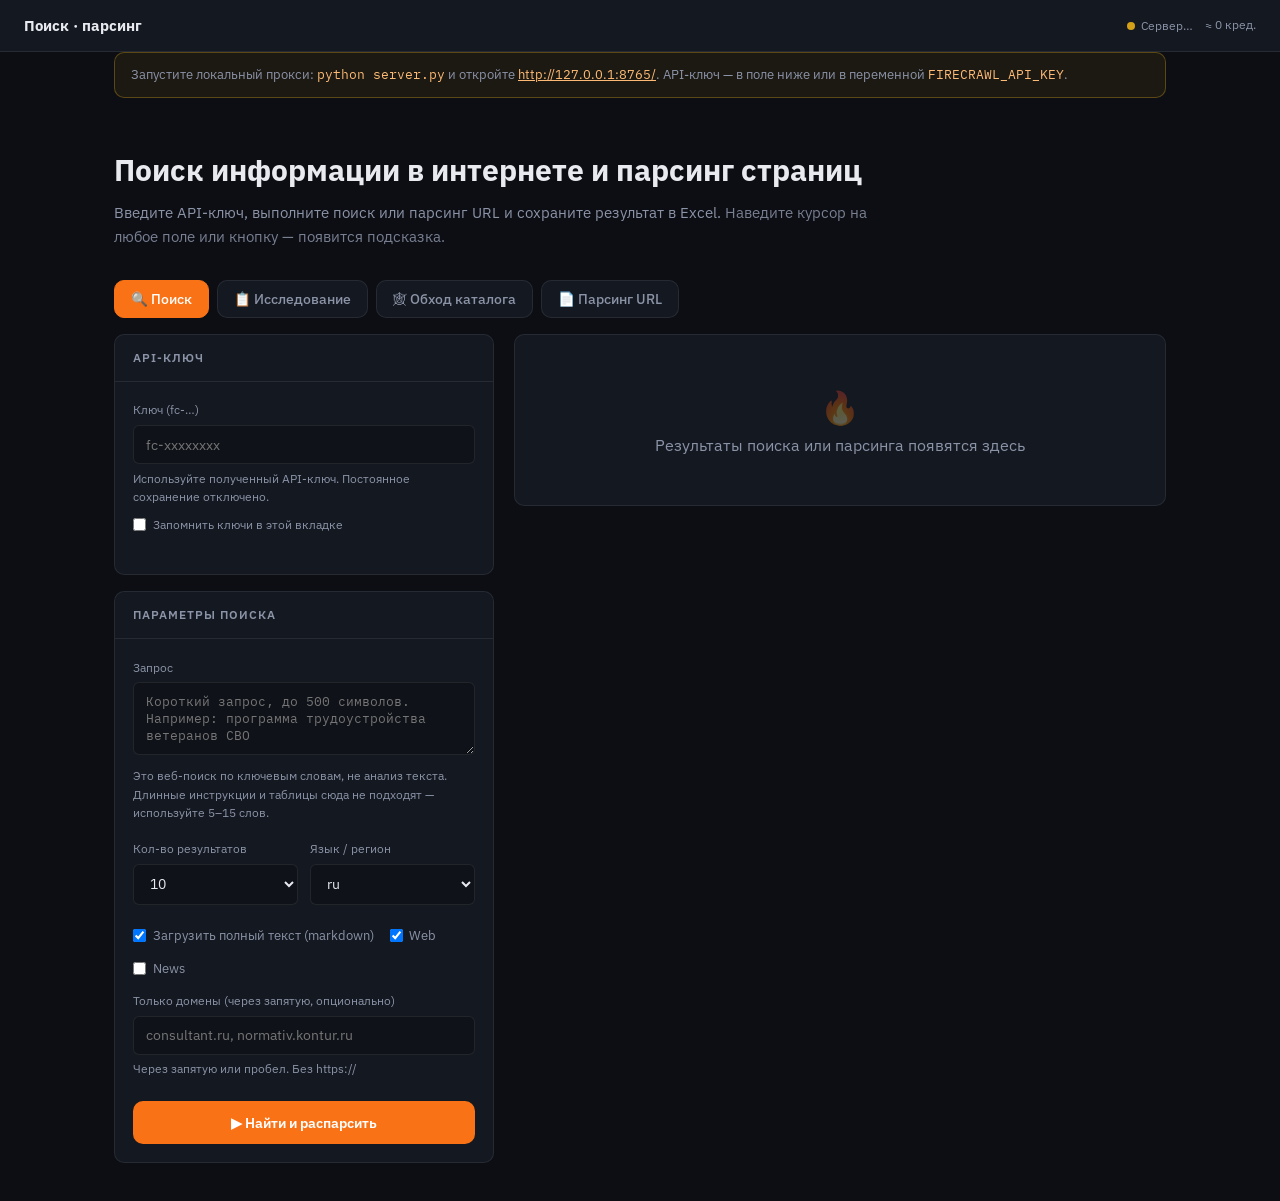
<file: index.html>
<!DOCTYPE html>
<html lang="ru">
<head>
  <meta charset="UTF-8">
  <meta name="viewport" content="width=device-width, initial-scale=1.0">
  <meta http-equiv="refresh" content="0; url=docs/index.html">
  <title>Перенаправление — Firecrawl Parser</title>
  <link rel="canonical" href="docs/index.html">
  <style>
    body { font-family: system-ui, sans-serif; max-width: 40rem; margin: 3rem auto; padding: 0 1rem; line-height: 1.5; color: #1a1a1a; }
    code { background: #f0f0f0; padding: .1em .35em; border-radius: 4px; }
    a { color: #c2410c; }
  </style>
</head>
<body>
  <h1>Страница устарела</h1>
  <p>Монолитный HTML с <code>localStorage</code> для ключей больше не используется.</p>
  <ul>
    <li>Онлайн: <a href="docs/index.html">docs/index.html</a> (GitHub Pages)</li>
    <li>Локально: <code>python server.py</code> → <a href="http://127.0.0.1:8765/">http://127.0.0.1:8765/</a></li>
  </ul>
</body>
</html>
</file>
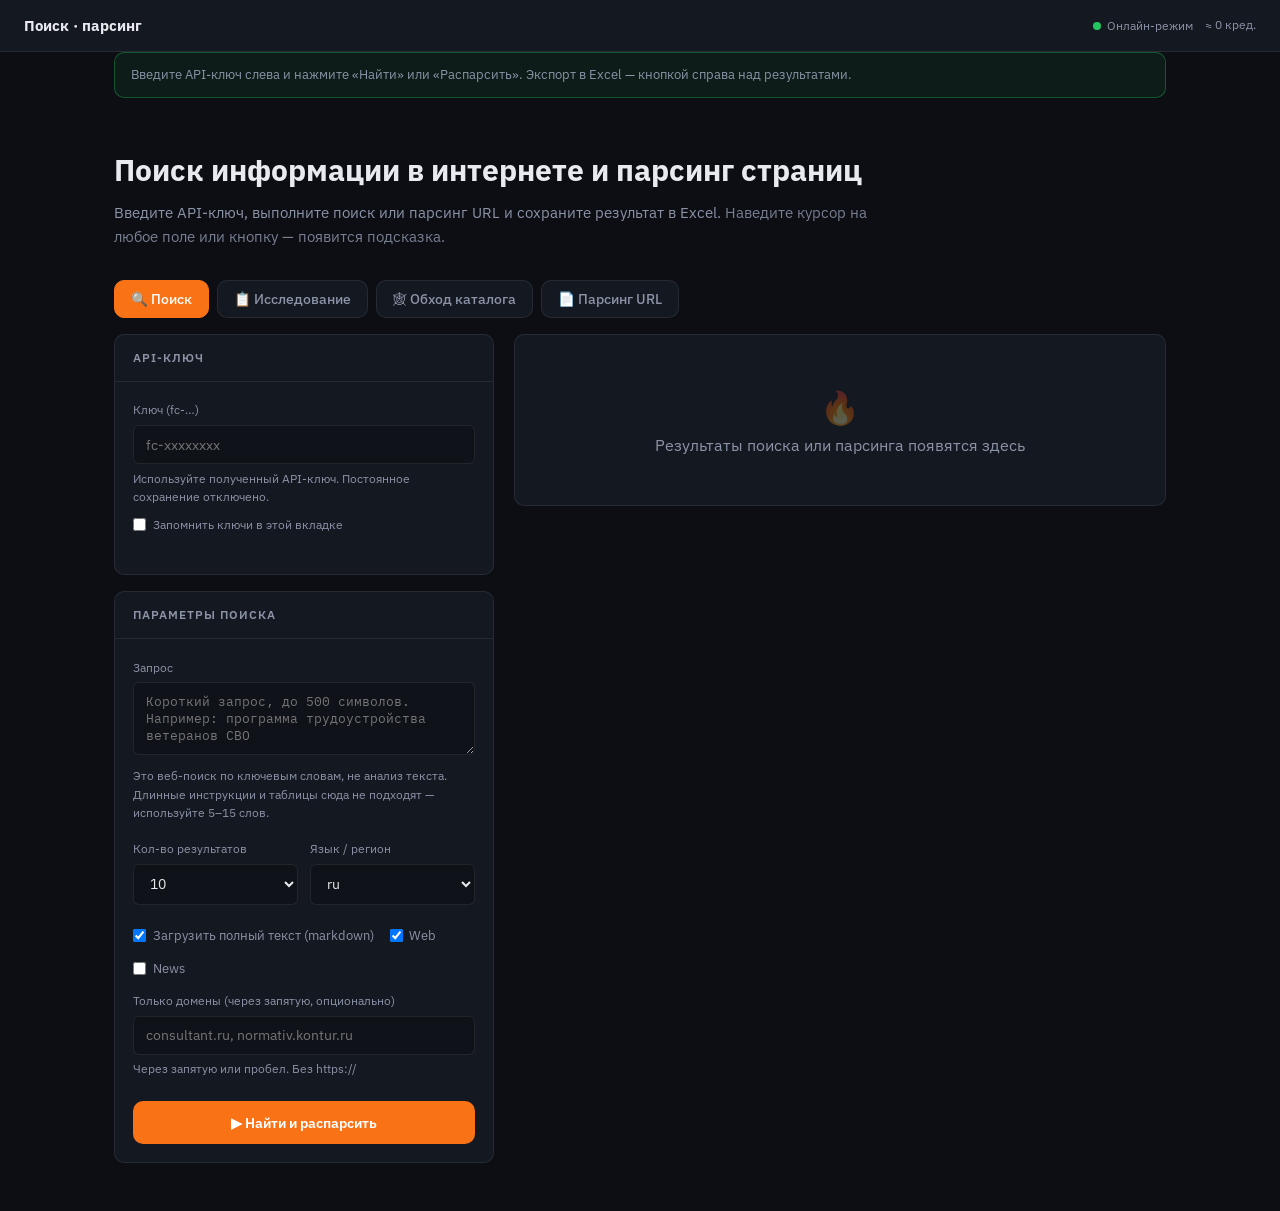
<file: docs/index.html>
<!DOCTYPE html>
<html lang="ru">
<head>
  <meta charset="UTF-8">
  <meta name="viewport" content="width=device-width, initial-scale=1.0">
  <title>Поиск и парсинг</title>
  <link href="https://fonts.googleapis.com/css2?family=IBM+Plex+Sans:wght@400;500;600;700&family=IBM+Plex+Mono:wght@400;500&display=swap" rel="stylesheet">
  <link rel="stylesheet" href="static/css/app.css">
</head>
<body>
<header class="topbar">
  <div class="topbar-brand">Поиск · парсинг</div>
  <div class="topbar-meta">
    <span id="serverStatus"><span class="dot"></span>Сервер…</span>
    <span id="creditCounter" class="hint" style="margin:0">≈ 0 кред.</span>
  </div>
</header>

<div class="banner">
  <div class="banner-inner" id="serverBanner">
    Запустите локальный прокси: <code>python server.py</code> и откройте
    <a href="http://127.0.0.1:8765/">http://127.0.0.1:8765/</a>.
    API-ключ — в поле ниже или в переменной <code>FIRECRAWL_API_KEY</code>.
  </div>
</div>

<section class="hero">
  <h1>Поиск информации в интернете и парсинг страниц</h1>
  <p class="hero-lead" id="heroLead">Введите API-ключ, выполните поиск или парсинг URL и сохраните результат в Excel. <span style="opacity:.85">Наведите курсор на любое поле или кнопку — появится подсказка.</span></p>
</section>

<nav class="tabs">
  <button class="tab-btn active" data-tab="search" data-tip="Поиск страниц в Google по ключевым словам">🔍 Поиск</button>
  <button class="tab-btn" data-tab="research" data-tip="Длинное задание → много коротких поисков">📋 Исследование</button>
  <button class="tab-btn tab-hidden" id="tabAiBtn" data-tab="ai" data-tip="ИИ проанализирует собранные материалы и даст рекомендации">🤖 Анализ и предложения ИИ</button>
  <button class="tab-btn" data-tab="crawl" data-tip="Обход всего каталога сайта по ссылкам">🕸 Обход каталога</button>
  <button class="tab-btn" data-tab="scrape" data-tip="Скачать текст одной конкретной страницы">📄 Парсинг URL</button>
</nav>

<div class="wrap">
  <div class="grid">
    <div>
      <div class="card">
        <div class="card-head">API-ключ</div>
        <div class="card-body">
          <form id="apiKeysForm" autocomplete="off" onsubmit="return false">
          <div class="field">
            <label data-tip="Ключ доступа к API. Без него запросы не отправятся. Сохраняется только у вас в браузере.">Ключ (fc-…)</label>
            <input id="apiKey" type="password" placeholder="fc-xxxxxxxx" autocomplete="off" data-tip="Вставьте полученный API-ключ (fc-…)">
            <p class="hint">Используйте полученный API-ключ. Постоянное сохранение отключено.</p>
            <div class="checks" style="margin-top:.5rem">
              <label data-tip="Ключи хранятся в sessionStorage только до закрытия вкладки."><input type="checkbox" id="rememberKeys"> Запомнить ключи в этой вкладке</label>
            </div>
          </div>
          </form>
        </div>
      </div>

      <div class="panel active" id="panel-search">
        <div class="card" style="margin-top:1rem">
          <div class="card-head">Параметры поиска</div>
          <div class="card-body">
            <div class="field">
              <label data-tip="Ищет страницы в интернете, как Google. Только ключевые слова, до 500 символов.">Запрос</label>
              <textarea id="searchQuery" rows="3" placeholder="Короткий запрос, до 500 символов. Например: программа трудоустройства ветеранов СВО" data-tip="Пример: «автономера купить Москва». Не пишите инструкции — для них вкладка «Исследование»."></textarea>
              <p class="hint">Это веб-поиск по ключевым словам, не анализ текста. Длинные инструкции и таблицы сюда не подходят — используйте 5–15 слов.</p>
            </div>
            <div class="field-row">
              <div class="field">
                <label data-tip="Сколько ссылок вернуть из поиска (макс. 100).">Кол-во результатов</label>
                <select id="searchLimit" data-tip="Больше результатов = больше кредитов API.">
                  <option value="5">5</option>
                  <option value="10" selected>10</option>
                  <option value="20">20</option>
                  <option value="50">50</option>
                  <option value="100">100</option>
                </select>
              </div>
              <div class="field">
                <label data-tip="Язык результатов поиска. ru — для русскоязычных сайтов.">Язык / регион</label>
                <select id="searchLang" data-tip="Влияет на выдачу Google: регион и язык сниппетов.">
                  <option value="">авто</option>
                  <option value="ru" selected>ru</option>
                  <option value="en">en</option>
                </select>
              </div>
            </div>
            <div class="checks">
              <label data-tip="Скачает полный текст каждой найденной страницы. Дороже, но можно сразу читать и экспортировать."><input type="checkbox" id="searchScrape" checked> Загрузить полный текст (markdown)</label>
              <label data-tip="Обычные веб-страницы в результатах поиска."><input type="checkbox" id="srcWeb" checked> Web</label>
              <label data-tip="Новостные статьи (отдельная лента Google News)."><input type="checkbox" id="srcNews"> News</label>
            </div>
            <div class="field">
              <label data-tip="Ограничить поиск только указанными сайтами.">Только домены (через запятую, опционально)</label>
              <input id="includeDomains" placeholder="consultant.ru, normativ.kontur.ru" data-tip="Только эти сайты в выдаче. Через запятую или пробел, без https://">
              <p class="hint">Через запятую или пробел. Без https://</p>
            </div>
            <button class="btn-run" id="btnSearch" data-tip="Отправит поиск → результаты появятся справа → экспорт в Excel/MD">▶ Найти и распарсить</button>
          </div>
          <div class="loader" id="loader-search"></div>
        </div>
      </div>

      <div class="panel" id="panel-research">
        <div class="card" style="margin-top:1rem">
          <div class="card-head">Пакетное исследование</div>
          <div class="card-body">
            <div class="example-bar">
              <span class="example-bar-label">Примеры заданий</span>
              <div class="example-btns">
                <button type="button" class="btn-sm" id="btnLoadHrTemplate" data-tip="Подставит пример задания, ключевых слов и доменов для HR-исследования">Пример: HR</button>
                <button type="button" class="btn-sm" id="btnLoadSvoTemplate" data-tip="Подставит пример про практики трудоустройства ветеранов СВО">Пример: ветераны СВО</button>
              </div>
            </div>
            <p class="hint" style="margin-bottom:.75rem">Поиск идёт по списку «Ключевые слова», а не по тексту задания целиком. Перед запуском нажмите «Сформировать запросы» или заполните ключевые слова вручную. Задание целиком использует AI-анализ.</p>
            <div class="field">
              <label data-tip="Полный текст задания. Из него автоматически извлекутся ключевые слова в «кавычках».">Техническое задание</label>
              <textarea id="researchBrief" class="tall" rows="12" placeholder="Опишите цель исследования, тему, период, нужные разделы отчёта, ключевые слова в «кавычках»…" data-tip="Любая тема: HR, рынок, технологии, право и т.д. AI-анализ тоже строится из этого текста."></textarea>
            </div>
            <div class="field-row">
              <div class="field">
                <label data-tip="Сколько ссылок собирать за один ключевой запрос.">Результатов на запрос</label>
                <select id="researchLimit" data-tip="Например: 20 × 15 запросов = до 300 ссылок (с дедupliкацией).">
                  <option value="10">10</option>
                  <option value="20" selected>20</option>
                  <option value="50">50</option>
                  <option value="100">100</option>
                </select>
              </div>
              <div class="field">
                <label data-tip="0 = использовать все строки из списка ниже.">Макс. ключевых слов (0 = все)</label>
                <input type="number" id="researchMaxQueries" value="0" min="0" max="500" step="1" data-tip="Раньше по умолчанию было 15 — теперь 0 означает «все из списка».">
              </div>
            </div>
            <div class="field">
              <label data-tip="По одной фразе на строку. Можно через запятую или точку с запятой в одной строке.">Ключевые слова (по одному на строку)</label>
              <textarea id="researchKeywords" rows="8" placeholder="ключевое слово 1&#10;ключевое слово 2&#10;… или: слово1, слово2, слово3" data-tip="При запуске используется этот список как есть. Кнопка «Из задания» — только по запросу."></textarea>
              <p class="hint" id="researchKeywordCount">В списке: 0 ключевых слов</p>
              <button type="button" class="btn-sm" id="btnParseBriefFields" style="margin-top:.4rem" data-tip="Соберёт поисковые фразы из текста задания (город, комнаты, цена, тема)">↻ Сформировать запросы</button>
            </div>
            <div class="checks research-scrape-row" id="researchScrapeRow">
              <label data-tip="Без этой галочки в результатах будут только ссылки и сниппеты. Включение тратит больше кредитов Firecrawl.">
                <input type="checkbox" id="researchScrape">
                <strong>Загрузить markdown</strong> (полный текст страниц, медленнее)
              </label>
            </div>
            <div class="field">
              <label data-tip="Искать только на этих сайтах (опционально).">Домены (через пробел или запятую)</label>
              <textarea id="researchDomains" rows="3" placeholder="site1.ru site2.ru …" data-tip="Любые домены по теме исследования. Через пробел или запятую, без https://"></textarea>
            </div>
            <div class="checks">
              <div class="date-filter" data-tip="Искать только материалы, опубликованные не раньше выбранной даты (до сегодня).">
                <label><input type="checkbox" id="researchDateFilter" checked> Публикации с</label>
                <input type="date" id="researchDateFrom" value="2023-01-01" max="">
              </div>
              <label data-tip="Если включено при указанных доменах — добавляет второй проход по всему интернету (результаты с других сайтов)."><input type="checkbox" id="researchBroad"> Доп. поиск без фильтра доменов</label>
            </div>
            <button class="btn-run" id="btnResearch" data-tip="Запустит серию поисков → объединит ссылки → покажет справа">▶ Запустить исследование</button>
          </div>
          <div class="progress-line" id="researchProgress"></div>
          <div class="loader" id="loader-research"></div>
        </div>
      </div>

      <div class="panel" id="panel-ai">
        <div class="card" style="margin-top:1rem">
          <div class="card-head">Анализ и предложения ИИ</div>
          <div class="card-body">
            <p class="hint" style="margin-bottom:.75rem">Доступно после исследования. Промпт собирается из вашего «Технического задания» + собранных материалов — каждый запуск уникален по содержанию.</p>
            <div class="field">
              <label data-tip="Ключ OpenAI для GPT-4o-mini. Нужен только для AI-анализа.">Ключ OpenAI (sk-…)</label>
              <form id="openaiKeyForm" autocomplete="off" onsubmit="return false">
              <input id="openaiKey" type="password" placeholder="sk-xxxxxxxx" autocomplete="off" data-tip="Получить: platform.openai.com → API keys. Или задайте OPENAI_API_KEY в server.py">
              </form>
            </div>
            <div class="field">
              <label data-tip="Что именно должен проанализировать ИИ. По умолчанию — из поля «Техническое задание».">Фокус анализа (опционально)</label>
              <textarea id="aiFocus" rows="4" placeholder="Дополнительные акценты: на что обратить внимание, формат ответа, целевая аудитория отчёта…" data-tip="Необязательно. Если пусто — ИИ ориентируется только на «Техническое задание»."></textarea>
            </div>
            <div class="checks">
              <label data-tip="Включить фрагменты markdown из найденных страниц (точнее, но дольше)."><input type="checkbox" id="aiUseMarkdown" checked> Использовать тексты страниц</label>
            </div>
            <button class="btn-run" id="btnAiAnalyze" data-tip="Отправит материалы в GPT-4o-mini → отчёт появится справа">▶ Провести AI-анализ</button>
            <button type="button" class="btn-sm" id="btnAiCopyPrompt" style="margin-top:.5rem;width:100%" data-tip="Если нет ключа OpenAI — скопирует промпт и данные для ChatGPT">Скопировать промпт для ChatGPT</button>
          </div>
          <div class="progress-line" id="aiProgress"></div>
          <div class="loader" id="loader-ai"></div>
        </div>
      </div>

      <div class="panel" id="panel-crawl">
        <div class="card" style="margin-top:1rem">
          <div class="card-head">Обход каталога сайта</div>
          <div class="card-body">
            <p class="hint" style="margin-bottom:.75rem">Обходит страницы сайта по ссылкам. Подходит для каталогов объявлений, номеров, товаров. 1 страница ≈ 1 кредит.</p>
            <div class="example-bar">
              <span class="example-bar-label">Примеры</span>
              <div class="example-btns">
                <button type="button" class="btn-sm" id="btnCrawlPresetAuto" data-tip="Заполнит URL и настройки для сайта auto-nomera.ru">Пример: auto-nomera.ru</button>
              </div>
            </div>
            <div class="field">
              <label data-tip="С какой страницы начать обход — обычно главная или каталог.">URL каталога</label>
              <input id="crawlUrl" type="url" placeholder="https://auto-nomera.ru/" data-tip="Обход пойдёт по ссылкам с этой страницы. Для номеров: auto-nomera.ru">
            </div>
            <div class="field-row">
              <div class="field">
                <label data-tip="Сколько страниц максимум скачать. 1 страница = 1 кредит.">Макс. страниц</label>
                <select id="crawlLimit" data-tip="Начните с 25–50. Для полного каталога — 100–200.">
                  <option value="10">10</option>
                  <option value="25">25</option>
                  <option value="50" selected>50</option>
                  <option value="100">100</option>
                  <option value="200">200</option>
                  <option value="500">500</option>
                </select>
              </div>
              <div class="field">
                <label data-tip="Сколько «кликов» от стартовой страницы идти по ссылкам.">Глубина ссылок</label>
                <select id="crawlDepth" data-tip="Больше глубина — больше страниц найдётся, но дольше обход.">
                  <option value="2">2</option>
                  <option value="3" selected>3</option>
                  <option value="5">5</option>
                  <option value="8">8</option>
                </select>
              </div>
            </div>
            <div class="field">
              <label data-tip="Regex-пути URL, которые нужно обойти. Пусто = все страницы.">Включить только пути (regex, по одному на строку, опционально)</label>
              <textarea id="crawlIncludePaths" rows="2" placeholder="^/sale/.*&#10;^/auto/.*" data-tip="Пример: ^/auto/.* — только страницы каталога авто"></textarea>
            </div>
            <div class="field">
              <label data-tip="Regex-пути, которые пропустить (логин, админка и т.д.).">Исключить пути (regex, опционально)</label>
              <textarea id="crawlExcludePaths" rows="2" placeholder="^/admin/.*&#10;^/login.*" data-tip="Пример: ^/login.* — не заходить на страницу входа"></textarea>
            </div>
            <div class="checks">
              <label data-tip="Обходить весь сайт, а не только ссылки ниже стартовой страницы."><input type="checkbox" id="crawlEntireDomain" checked> Весь домен (не только подпапки)</label>
              <label data-tip="Сохранить текст каждой страницы — нужно для MD и Excel."><input type="checkbox" id="crawlScrape" checked> Markdown каждой страницы</label>
              <label data-tip="Найдёт госномера в тексте и вынесет на отдельный лист Excel «Номера»."><input type="checkbox" id="crawlExtractPlates" checked> Извлекать госномера в Excel</label>
            </div>
            <button class="btn-run" id="btnCrawl" data-tip="Запустит обход → подождите 1–10 мин → номера в Excel на листе «Номера»">▶ Обойти каталог</button>
          </div>
          <div class="progress-line" id="crawlProgress"></div>
          <div class="loader" id="loader-crawl"></div>
        </div>
      </div>

      <div class="panel" id="panel-scrape">
        <div class="card" style="margin-top:1rem">
          <div class="card-head">Парсинг одной страницы</div>
          <div class="card-body">
            <div class="field">
              <label data-tip="Полный адрес одной страницы для скачивания.">URL</label>
              <input id="scrapeUrl" type="url" placeholder="https://example.com/page" data-tip="Одна ссылка = одна страница. Для всего каталога — вкладка «Обход каталога».">
            </div>
            <div class="field" id="scrapeEngineField">
              <label data-tip="Firecrawl — облако (нужен ключ). curl_cffi — локально, обход TLS. Браузер — JS/Cloudflare (CloakBrowser/Playwright).">Движок</label>
              <select id="scrapeEngine" data-tip="Локальные движки работают только через python server.py">
                <option value="auto" selected>Авто (Firecrawl → curl_cffi → браузер)</option>
                <option value="firecrawl">Firecrawl (облако, кредиты)</option>
                <option value="curl_cffi">curl_cffi (локально, TLS)</option>
                <option value="browser">Браузер CloakBrowser / Playwright</option>
              </select>
              <p class="hint" id="scrapeEngineHint">На GitHub Pages доступен только Firecrawl. Локальные движки — при запуске server.py.</p>
            </div>
            <div class="checks">
              <label data-tip="Чистый текст страницы — удобно читать и экспортировать."><input type="checkbox" id="fmtMarkdown" checked> Markdown</label>
              <label data-tip="Список всех ссылок со страницы."><input type="checkbox" id="fmtLinks"> Ссылки</label>
              <label data-tip="Исходный HTML-код страницы."><input type="checkbox" id="fmtHtml"> HTML</label>
            </div>
            <button class="btn-run" id="btnScrape" data-tip="Скачает одну страницу → результат справа → Excel или MD">▶ Распарсить страницу</button>
          </div>
          <div class="loader" id="loader-scrape"></div>
        </div>
      </div>
    </div>

    <div class="card" id="resultsCard">
      <div class="placeholder" id="placeholder">
        <span style="font-size:2rem;opacity:.3">🔥</span>
        <p>Результаты поиска или парсинга появятся здесь</p>
      </div>
      <div id="resultsArea" style="display:none">
        <div class="result-head">
          <span class="result-title" id="resultsTitle">Результаты</span>
          <div class="result-actions">
            <button class="btn-sm" id="btnCopyJson" data-tip="Скопирует все результаты в буфер обмена в формате JSON">JSON</button>
            <button class="btn-sm" id="btnCopyMd" data-tip="Скачает один .md файл со всеми страницами">Скачать MD</button>
            <button class="btn-sm" id="btnExportExcel" data-tip="Сохранит таблицу .xlsx (для обхода — лист «Номера»)">Excel</button>
          </div>
        </div>
        <p class="export-hint">Скачать MD — файл с текстом · JSON — копия в буфер · Excel — таблица с номерами</p>
        <div class="kpi-row" id="kpiRow"></div>
        <div class="error-box" id="errorBox"></div>
        <div class="results-list" id="resultsList"></div>
        <div class="ai-report" id="aiResultsArea" style="display:none"></div>
      </div>
    </div>
  </div>
</div>

<div class="toast" id="toast" role="status"></div>
<script src="https://cdn.sheetjs.com/xlsx-0.20.3/package/dist/xlsx.full.min.js"></script>
<script type="module" src="static/js/app.js"></script>
</body>
</html>
</file>
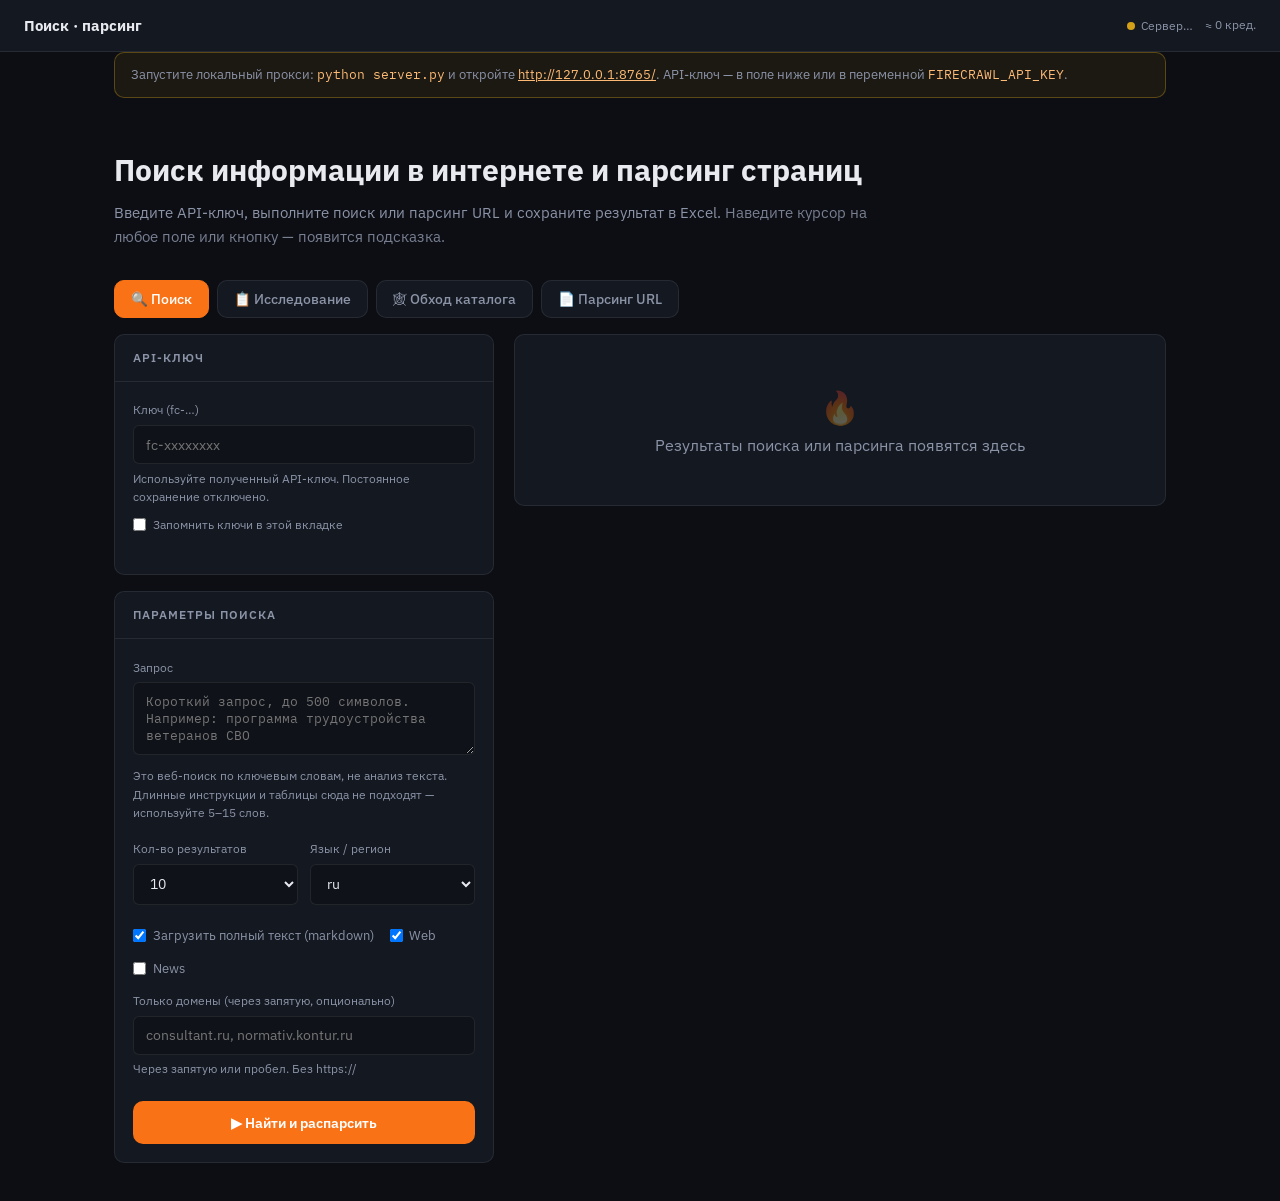
<file: firecrawl_parser.html>
<!DOCTYPE html>
<html lang="ru">
<head>
  <meta charset="UTF-8">
  <meta name="viewport" content="width=device-width, initial-scale=1.0">
  <meta http-equiv="refresh" content="0; url=docs/index.html">
  <title>Перенаправление — Firecrawl Parser</title>
  <link rel="canonical" href="docs/index.html">
  <style>
    body { font-family: system-ui, sans-serif; max-width: 40rem; margin: 3rem auto; padding: 0 1rem; line-height: 1.5; color: #1a1a1a; }
    code { background: #f0f0f0; padding: .1em .35em; border-radius: 4px; }
    a { color: #c2410c; }
  </style>
</head>
<body>
  <h1>Страница устарела</h1>
  <p>Файл <code>firecrawl_parser.html</code> заменён редиректом. Используйте актуальный UI:</p>
  <ul>
    <li><a href="docs/index.html">docs/index.html</a></li>
    <li>или <code>python server.py</code> → <a href="http://127.0.0.1:8765/">http://127.0.0.1:8765/</a></li>
  </ul>
</body>
</html>
</file>
<file: docs/static/css/app.css>
:root {
      --bg: #0c0e14; --bg-card: #141820; --bg-input: #0f1218;
      --accent: #f97316; --accent-dim: #ea580c; --accent-glow: rgba(249,115,22,.18);
      --success: #22c55e; --error: #f87171; --text: #e8eaef; --text-muted: #8b93a7;
      --border: rgba(255,255,255,.08); --radius: 10px;
      --font: 'IBM Plex Sans', sans-serif; --mono: 'IBM Plex Mono', monospace;
    }
    *,*::before,*::after{box-sizing:border-box;margin:0;padding:0}
    body{font-family:var(--font);background:var(--bg);color:var(--text);line-height:1.55;min-height:100vh}
    .topbar{display:flex;align-items:center;justify-content:space-between;padding:.85rem 1.5rem;border-bottom:1px solid var(--border);background:var(--bg-card);position:sticky;top:0;z-index:10;gap:1rem;flex-wrap:wrap}
    .topbar-brand{font-weight:700;font-size:.95rem}.topbar-brand span{color:var(--accent)}
    .topbar-meta{font-size:.78rem;color:var(--text-muted);display:flex;align-items:center;gap:.75rem;flex-wrap:wrap}
    .dot{display:inline-block;width:8px;height:8px;border-radius:50%;background:#d4a017;margin-right:.35rem}
    .dot.ok{background:var(--success)}
    .hero{max-width:1100px;margin:0 auto;padding:2rem 1.5rem 1rem}
    h1{font-size:clamp(1.35rem,4vw,1.9rem);font-weight:700;margin-bottom:.5rem}
    .hero-lead{color:var(--text-muted);max-width:760px;font-size:.95rem}
    .banner{max-width:1100px;margin:0 auto 1rem;padding:0 1.5rem}
    .banner-inner{background:rgba(212,160,23,.08);border:1px solid rgba(212,160,23,.35);border-radius:var(--radius);padding:.75rem 1rem;font-size:.82rem;color:var(--text-muted)}
    .banner-inner.ok{background:rgba(34,197,94,.08);border-color:rgba(34,197,94,.35)}
    .banner-inner code{font-family:var(--mono);color:#fdba74}
    .tabs{display:flex;flex-wrap:wrap;gap:.5rem;max-width:1100px;margin:1rem auto 0;padding:0 1.5rem}
    .tab-btn{font-family:var(--font);font-size:.85rem;font-weight:500;padding:.55rem 1rem;border:1px solid var(--border);background:var(--bg-card);color:var(--text-muted);border-radius:var(--radius);cursor:pointer}
    .tab-btn.active{background:var(--accent);border-color:var(--accent);color:#fff}
    .wrap{max-width:1100px;margin:1rem auto 3rem;padding:0 1.5rem}
    .grid{display:grid;grid-template-columns:minmax(280px,380px) 1fr;gap:1.25rem;align-items:start}
    @media(max-width:900px){.grid{grid-template-columns:1fr}}
    .card{background:var(--bg-card);border:1px solid var(--border);border-radius:var(--radius);overflow:visible}
    .card-head{padding:.85rem 1.15rem;border-bottom:1px solid var(--border);font-size:.75rem;font-weight:600;letter-spacing:.08em;text-transform:uppercase;color:var(--text-muted)}
    .card-body{padding:1.15rem}
    .field{margin-bottom:1rem}
    .field label{display:block;font-size:.78rem;color:var(--text-muted);margin-bottom:.35rem}
    [data-tip]{position:relative;cursor:help}
    [data-tip]::after{
      content:attr(data-tip);position:absolute;left:0;bottom:calc(100% + 6px);z-index:30;
      min-width:180px;max-width:280px;padding:.45rem .65rem;border-radius:6px;
      background:#1e2636;border:1px solid rgba(249,115,22,.35);color:#e8eaef;
      font-size:.72rem;line-height:1.45;font-weight:400;letter-spacing:normal;text-transform:none;
      white-space:normal;box-shadow:0 8px 24px rgba(0,0,0,.35);pointer-events:none;opacity:0;
      transform:translateY(4px);transition:opacity .15s,transform .15s
    }
    [data-tip]:hover::after,[data-tip]:focus-visible::after{opacity:1;transform:translateY(0)}
    .checks [data-tip]::after,.btn-run[data-tip]::after,.btn-sm[data-tip]::after,.tab-btn[data-tip]::after{left:auto;right:0}
    .field-row .field [data-tip]::after{max-width:220px}
    .field input,.field textarea,.field select{width:100%;font-family:var(--font);font-size:.88rem;padding:.6rem .75rem;background:var(--bg-input);border:1px solid var(--border);border-radius:6px;color:var(--text)}
    .field textarea{min-height:72px;resize:vertical;font-family:var(--mono);font-size:.8rem}
    .field textarea.tall{min-height:220px}
    .progress-line{font-size:.78rem;color:var(--text-muted);padding:.5rem 1.15rem;border-top:1px solid var(--border);display:none}
    .progress-line.visible{display:block}
    .field-row{display:grid;grid-template-columns:1fr 1fr;gap:.75rem}
    .checks{display:flex;flex-wrap:wrap;gap:.75rem 1rem;margin:.25rem 0 .75rem;font-size:.84rem;color:var(--text-muted)}
    .checks label{display:flex;align-items:center;gap:.4rem;cursor:pointer}
    .checks label[data-tip]{cursor:help}
    .checks input{width:auto}
    .checks .date-filter{display:flex;align-items:center;gap:.35rem .5rem;flex-wrap:wrap}
    .checks input[type="date"]{font-family:var(--font);font-size:.8rem;padding:.28rem .5rem;background:var(--bg-input);border:1px solid var(--border);border-radius:6px;color:var(--text);width:auto;cursor:pointer}
    .checks input[type="date"]:disabled{opacity:.45;cursor:not-allowed}
    .hint{font-size:.75rem;color:var(--text-muted);margin-top:.35rem}
    .btn-run{width:100%;margin-top:.35rem;font-family:var(--font);font-size:.9rem;font-weight:600;padding:.75rem;background:var(--accent);color:#fff;border:none;border-radius:var(--radius);cursor:pointer}
    .btn-run:hover:not(:disabled){filter:brightness(1.06)}
    .btn-run:disabled{opacity:.55;cursor:not-allowed}
    .loader{display:none;padding:1rem 1.15rem;border-top:1px solid var(--border)}
    .loader.visible{display:block}
    .loader-step{display:flex;gap:.6rem;font-size:.85rem;color:var(--text-muted);padding:.3rem 0;opacity:.35}
    .loader-step.active{opacity:1;color:var(--text)}.loader-step.done{opacity:.7;color:var(--success)}
    .placeholder{padding:3rem 1.5rem;text-align:center;color:var(--text-muted)}
    .result-head{display:flex;justify-content:space-between;align-items:center;padding:.85rem 1.15rem;border-bottom:1px solid var(--border);gap:.75rem;flex-wrap:wrap}
    .result-title{font-size:.9rem;font-weight:600}
    .result-actions{display:flex;gap:.4rem;flex-wrap:wrap}
    .btn-sm{font-family:var(--font);font-size:.75rem;padding:.35rem .7rem;background:transparent;border:1px solid var(--border);color:var(--text-muted);border-radius:6px;cursor:pointer}
    .btn-sm:hover{border-color:var(--accent);color:var(--accent)}
    .btn-sm.flash-ok{border-color:var(--success);color:var(--success)}
    .example-bar{display:flex;flex-wrap:wrap;align-items:center;gap:.5rem .65rem;margin-bottom:.85rem;padding:.65rem .75rem;background:rgba(249,115,22,.06);border:1px solid rgba(249,115,22,.22);border-radius:8px}
    .example-bar-label{font-size:.72rem;font-weight:600;letter-spacing:.06em;text-transform:uppercase;color:var(--accent);white-space:nowrap}
    .example-btns{display:flex;flex-wrap:wrap;gap:.4rem}
    .example-bar .btn-sm{background:rgba(255,255,255,.05);color:var(--text);border-color:rgba(255,255,255,.14)}
    .example-bar .btn-sm:hover{background:rgba(249,115,22,.12);border-color:var(--accent);color:var(--accent)}
    .export-hint{font-size:.72rem;color:var(--text-muted);padding:0 1.15rem .65rem}
    .toast{position:fixed;bottom:1.25rem;right:1.25rem;z-index:100;background:#1a2332;border:1px solid rgba(34,197,94,.45);color:#bbf7d0;padding:.65rem 1rem;border-radius:8px;font-size:.82rem;opacity:0;transform:translateY(8px);transition:opacity .2s,transform .2s;pointer-events:none;max-width:320px}
    .toast.visible{opacity:1;transform:translateY(0)}
    .kpi-row{display:grid;grid-template-columns:repeat(4,1fr);gap:.5rem;padding:1rem 1.15rem;border-bottom:1px solid var(--border)}
    @media(max-width:700px){.kpi-row{grid-template-columns:repeat(2,1fr)}}
    .kpi{text-align:center;padding:.55rem;background:var(--bg-input);border-radius:6px}
    .kpi-val{font-size:1.2rem;font-weight:700;color:var(--accent)}
    .kpi-label{font-size:.65rem;color:var(--text-muted);text-transform:uppercase;margin-top:.15rem}
    .results-list{padding:.75rem 1rem 1rem;max-height:680px;overflow:auto}
    .result-item{border:1px solid var(--border);border-radius:8px;margin-bottom:.75rem;background:var(--bg-input);overflow:hidden}
    .result-item-head{padding:.85rem 1rem;cursor:pointer}
    .result-item-head:hover{background:rgba(255,255,255,.02)}
    .result-item-title{font-size:.92rem;font-weight:600;margin-bottom:.25rem}
    .result-item-url{font-family:var(--mono);font-size:.72rem;color:#fdba74;word-break:break-all}
    .result-item-desc{font-size:.8rem;color:var(--text-muted);margin-top:.45rem}
    .result-item-body{display:none;padding:0 1rem 1rem;border-top:1px solid var(--border)}
    .result-item.open .result-item-body{display:block}
    .result-item-body pre{font-family:var(--mono);font-size:.74rem;white-space:pre-wrap;word-break:break-word;background:#0a0c10;padding:.85rem;border-radius:6px;max-height:360px;overflow:auto;margin-top:.75rem}
    .md-missing{padding:.75rem 0 .25rem;color:var(--text-muted);font-size:.82rem;line-height:1.55}
    .md-missing .btn-load-md{margin-top:.65rem;border-color:var(--accent);color:var(--accent)}
    .md-missing .btn-load-md:disabled{opacity:.55;cursor:wait}
    .research-scrape-row{margin:.75rem 0;padding:.65rem .75rem;border:1px solid rgba(249,115,22,.35);border-radius:8px;background:rgba(249,115,22,.06)}
    .research-scrape-row label{display:flex;align-items:flex-start;gap:.5rem;font-size:.85rem;color:var(--text)}
    .research-scrape-row.pulse-hint{animation:scrapePulse 1.2s ease 2}
    @keyframes scrapePulse{0%,100%{box-shadow:none}50%{box-shadow:0 0 0 2px rgba(249,115,22,.55)}}
    .error-box{margin:1rem 1.15rem;padding:.85rem 1rem;border:1px solid rgba(248,113,113,.35);background:rgba(248,113,113,.08);border-radius:8px;color:#fecaca;font-size:.84rem;display:none}
    .error-box.visible{display:block}
    .panel{display:none}.panel.active{display:block}
    .tab-btn.tab-hidden{display:none}
    .tab-btn.tab-new{animation:tabPulse 1.2s ease 2;border-color:rgba(249,115,22,.65)}
    @keyframes tabPulse{0%,100%{box-shadow:none}50%{box-shadow:0 0 0 3px rgba(249,115,22,.25)}}
    .ai-report{padding:1rem 1.15rem 1.25rem;max-height:680px;overflow:auto;font-size:.88rem;line-height:1.65;color:var(--text)}
    .ai-report h2,.ai-report h3{margin:1rem 0 .5rem;font-size:.95rem;color:#fdba74}
    .ai-report p{margin:.45rem 0}
    .ai-report ul,.ai-report ol{margin:.35rem 0 .65rem 1.2rem}
    .ai-report li{margin:.2rem 0}
    .ai-report a{color:#fdba74}
    .ai-placeholder{padding:2rem 1.15rem;color:var(--text-muted);font-size:.88rem;line-height:1.6}
    a{color:#fdba74}
</file>
